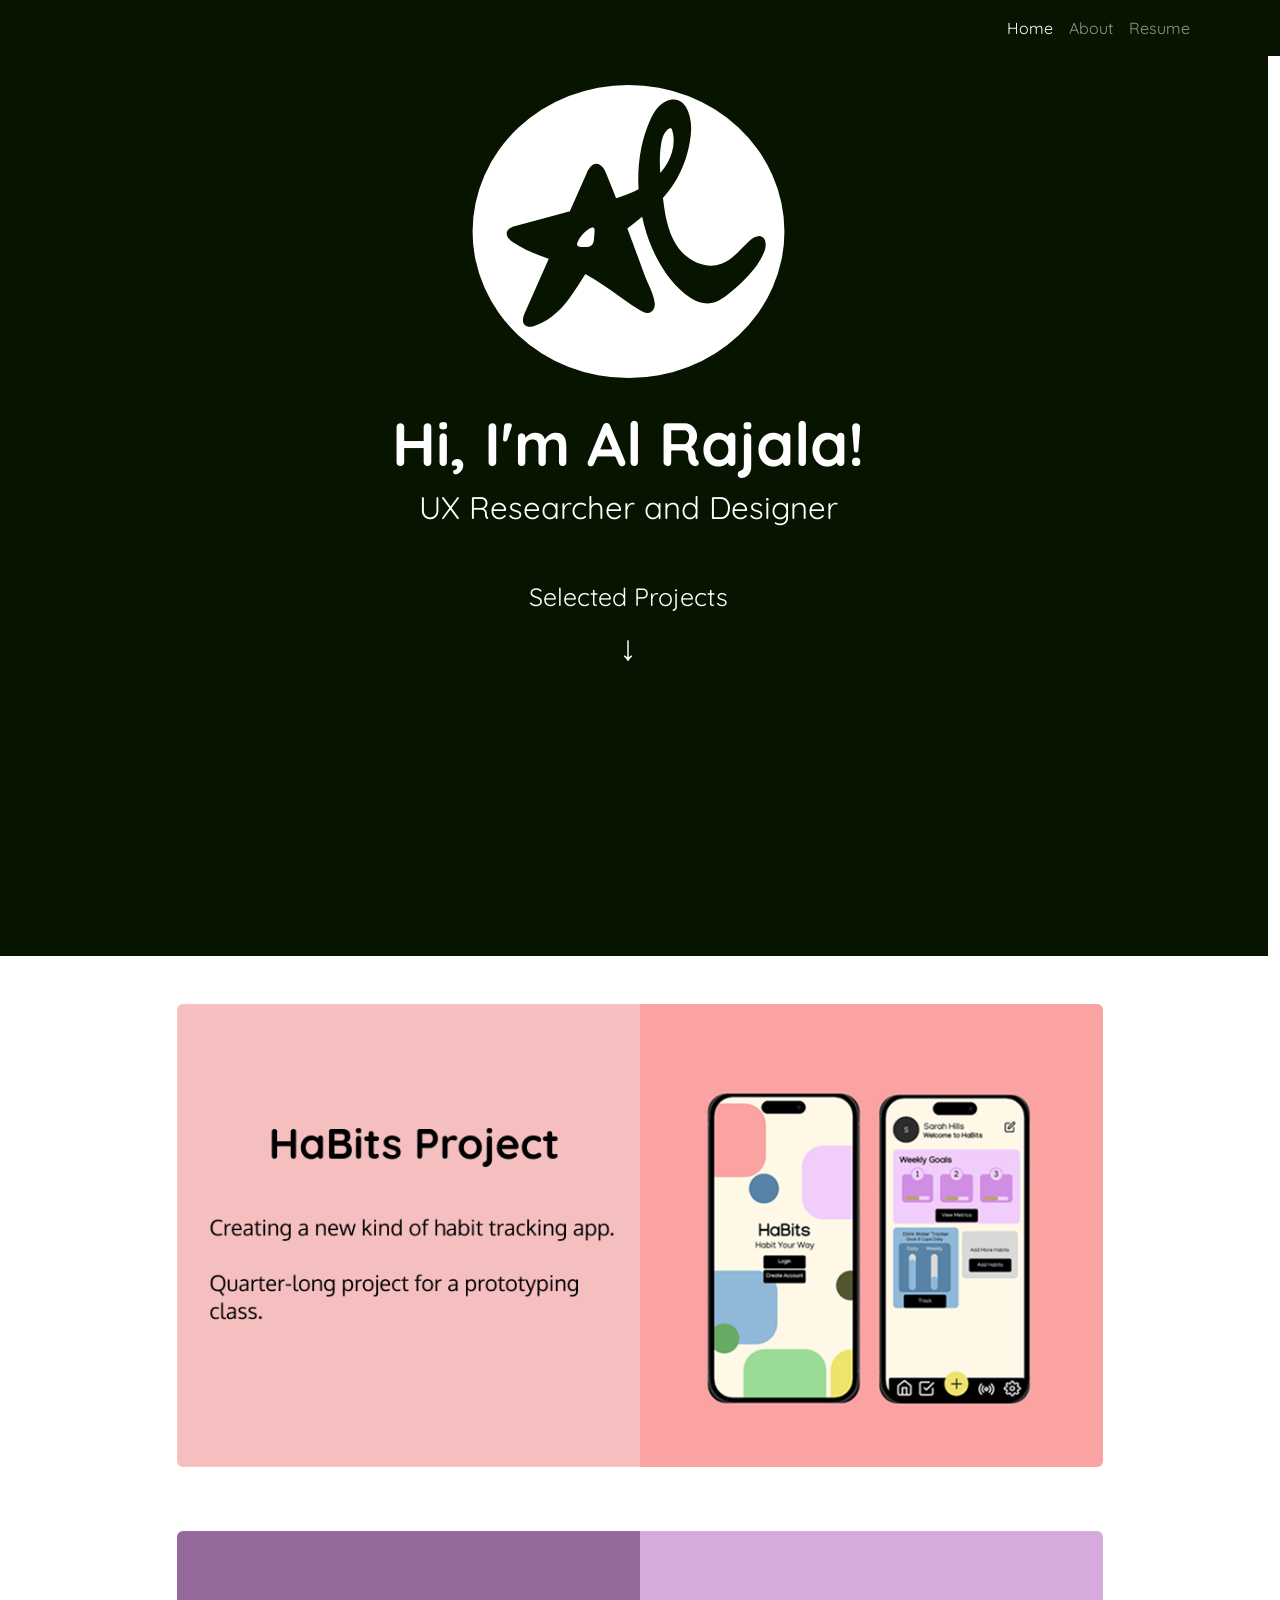
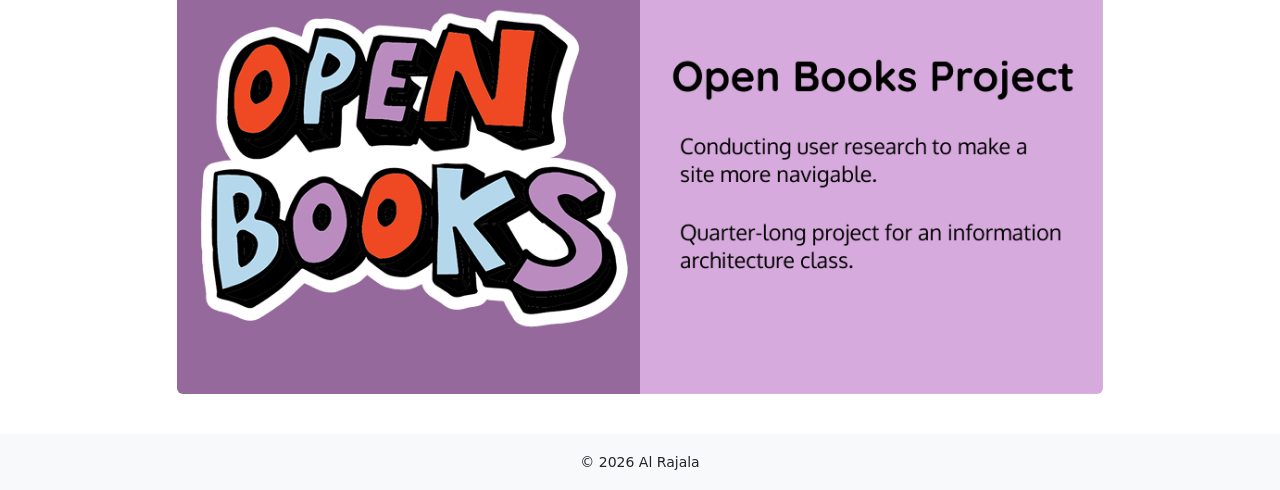
<file: index.html>
<!DOCTYPE html>
<html lang="en">
<head>
  <meta charset="UTF-8">
  <meta name="viewport" content="width=device-width, initial-scale=1">
  <title>Home | My Portfolio</title>
  <link href="https://cdn.jsdelivr.net/npm/bootstrap@5.3.3/dist/css/bootstrap.min.css" rel="stylesheet">
  <link href="css/style.css" rel="stylesheet">

  <link rel="preconnect" href="https://fonts.googleapis.com">
<link rel="preconnect" href="https://fonts.gstatic.com" crossorigin>
<link href="https://fonts.googleapis.com/css2?family=Oxygen:wght@300;400;700&family=Quicksand:wght@300..700&display=swap" rel="stylesheet">
</head>
<body>
  <!-- Sticky navigation bar -->
  <nav class="navbar navbar-expand-md navbar-dark sticky-top">
    <div class="container">
      
      <button class="navbar-toggler" type="button" data-bs-toggle="collapse" data-bs-target="#mainNav"
              aria-controls="mainNav" aria-expanded="false" aria-label="Toggle navigation">
        <span class="navbar-toggler-icon"></span>
      </button>
      <div class="collapse navbar-collapse" id="mainNav">
        <ul class="navbar-nav ms-auto">
          <li class="nav-item"><a class="nav-link active" href="index.html" aria-current="page">Home</a></li>
          <li class="nav-item"><a class="nav-link" href="about.html">About</a></li>
          <li class="nav-item"><a class="nav-link" target="_blank" href="Rajala Web Design Resume Oct 2026.pdf">Resume</a></li>
        </ul>
      </div>
    </div>
  </nav>

 <!-- Row 1 -->
    <div class="row w-100 vh-100" style="padding:0 !important; background-color: #071500; color: white;">
      <div class="col-12">
        <center>
       <img src="images/logo.svg" style="width: 375px;">
       <h1>Hi, I'm Al Rajala!</h1>
       <h4>UX Researcher and Designer</h4>
       <br><br>
       <h5>Selected Projects</h5>
        <p style="font-size: 35px">&#8595;</p>
        </center>
      </div>
    </div>

  <main class="container">
   
   

    <!-- Row 2: image, 12 cols below large, 10 cols at large+ ; links to project page -->
    <div class="row mt-5">
      <div class="col-1"></div>
      <div class="col-lg-10">
        <p>
        <a href="habits.html">
          <img src="images/habitstile.png" style="width:1000px;" class="img-fluid rounded" >
        </a></p>
        <br><br>
        <p>
        <a href="openbooks.html">
          <img src="images/openbookstile.png" class="img-fluid rounded" >
        </a></p>
      </div>
      <div class="col-1"></div>
    </div>
  </main>

  <footer class="bg-light text-center py-3 mt-4">
    <small>&copy; 2026 Al Rajala</small>
  </footer>

  <script src="https://cdn.jsdelivr.net/npm/bootstrap@5.3.3/dist/js/bootstrap.bundle.min.js"></script>
</body>
</html>
</file>
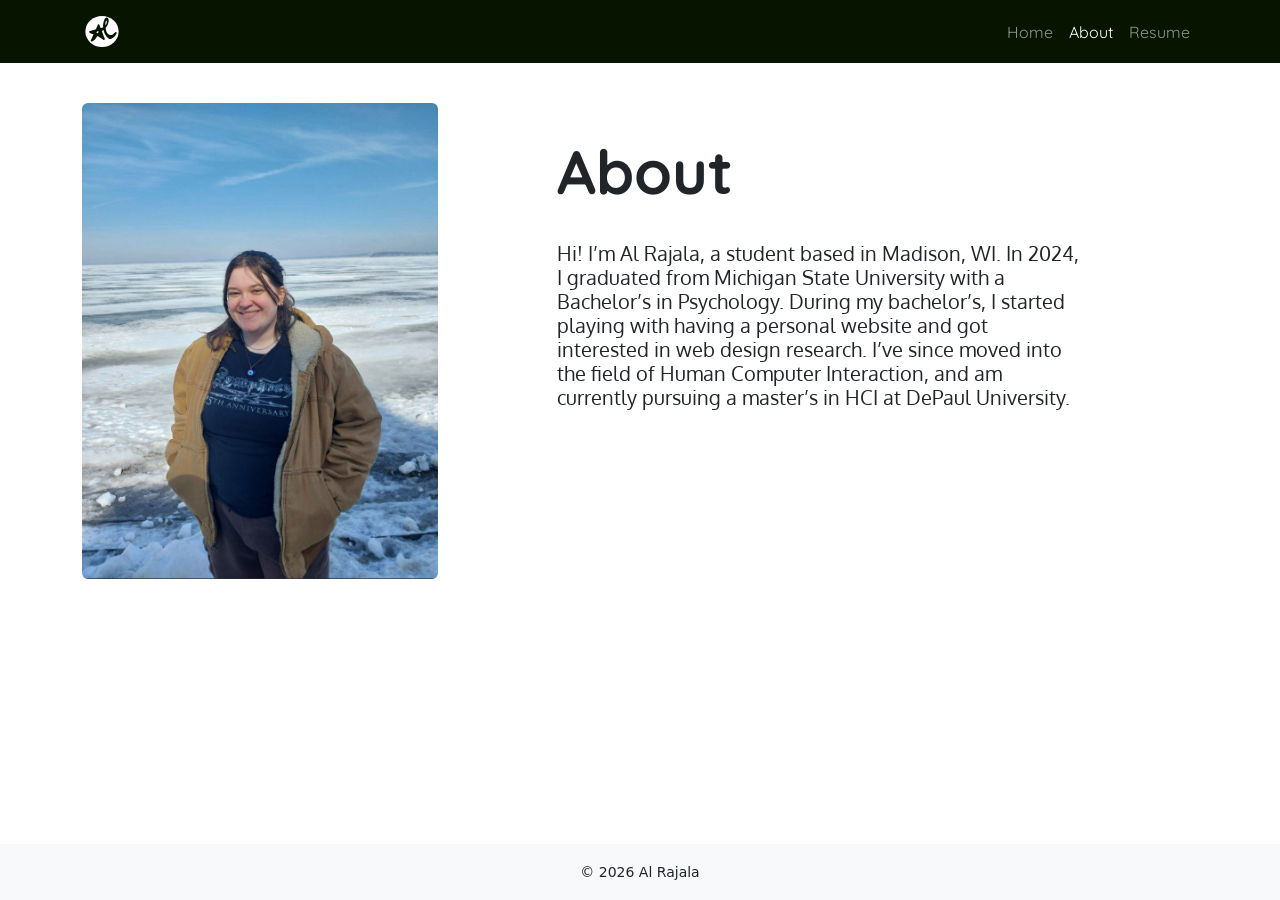
<file: about.html>
<!DOCTYPE html>
<html lang="en">
<head>
  <meta charset="UTF-8">
  <meta name="viewport" content="width=device-width, initial-scale=1">
  <title>About | Rajala Design</title>
  <link href="https://cdn.jsdelivr.net/npm/bootstrap@5.3.3/dist/css/bootstrap.min.css" rel="stylesheet">
  <link href="css/style.css" rel="stylesheet">

<link rel="preconnect" href="https://fonts.googleapis.com">
<link rel="preconnect" href="https://fonts.gstatic.com" crossorigin>
<link href="https://fonts.googleapis.com/css2?family=Oxygen:wght@300;400;700&family=Quicksand:wght@300..700&display=swap" rel="stylesheet">
</head>
<body>
  <!-- Sticky navigation bar -->
  <nav class="navbar navbar-expand-md navbar-dark bg-dark sticky-top">
    <div class="container">
      <a class="navbar-brand" href="index.html">
         <img src="images/logo.svg" style="width:40px;">
      </a>
      <button class="navbar-toggler" type="button" data-bs-toggle="collapse" data-bs-target="#mainNav"
              aria-controls="mainNav" aria-expanded="false" aria-label="Toggle navigation">
        <span class="navbar-toggler-icon"></span>
      </button>
      <div class="collapse navbar-collapse" id="mainNav">
        <ul class="navbar-nav ms-auto">
          <li class="nav-item"><a class="nav-link" href="index.html">Home</a></li>
          <li class="nav-item"><a class="nav-link active" href="about.html" aria-current="page">About</a></li>
          <li class="nav-item"><a class="nav-link" target="_blank" href="Rajala Web Design Resume Oct 2026.pdf">Resume</a></li>
        </ul>
      </div>
    </div>
  </nav>

  <main class="container py-4">
    <div class="row">
      <!-- Image: 4 cols at medium+, 12 cols at small and below -->
      <div class="col-12 col-md-4 mt-3 mb-3">
        <img src="images/about(1).jpg" class="img-fluid rounded" alt="Profile photo placeholder">
      </div>
      <div class="col-12 col-md-1"></div>

      <!-- Text: 8 cols at medium+, 12 cols at small and below -->
      <div class="col-12 col-md-6 mt-5">
        <h1>About</h1>
        <br>
        <h6 style="max-width:525px;">Hi! I’m Al Rajala, a student based in Madison, WI. In 2024, I graduated from Michigan State University with a Bachelor’s in Psychology. During my bachelor’s, I started playing with having a personal website and got interested in web design research. I’ve since moved into the field of Human Computer Interaction, and am currently pursuing a master’s in HCI at DePaul University.</h6>
      </div>
    </div>
  </main>

  <footer class="bg-light text-center py-3 mt-4">
    <small>&copy; 2026 Al Rajala</small>
  </footer>

  <script src="https://cdn.jsdelivr.net/npm/bootstrap@5.3.3/dist/js/bootstrap.bundle.min.js"></script>
</body>
</html>
</file>
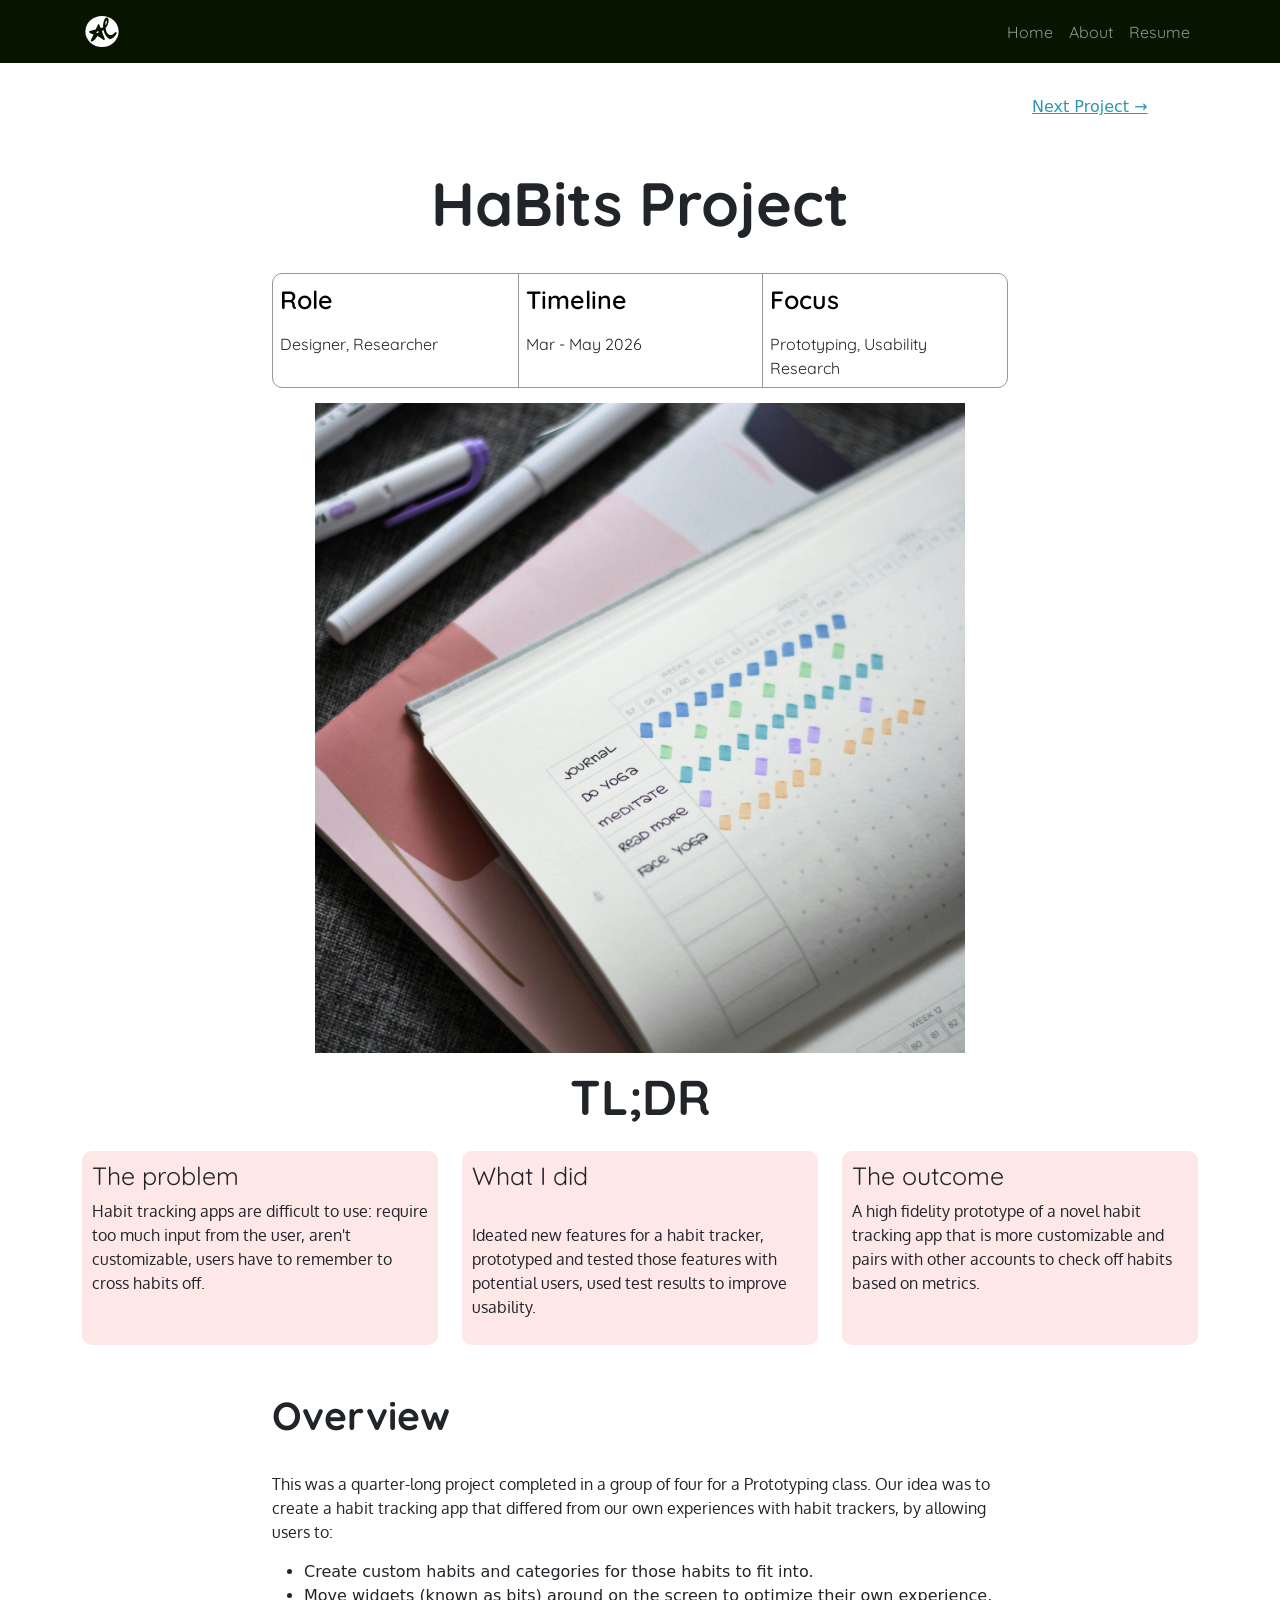
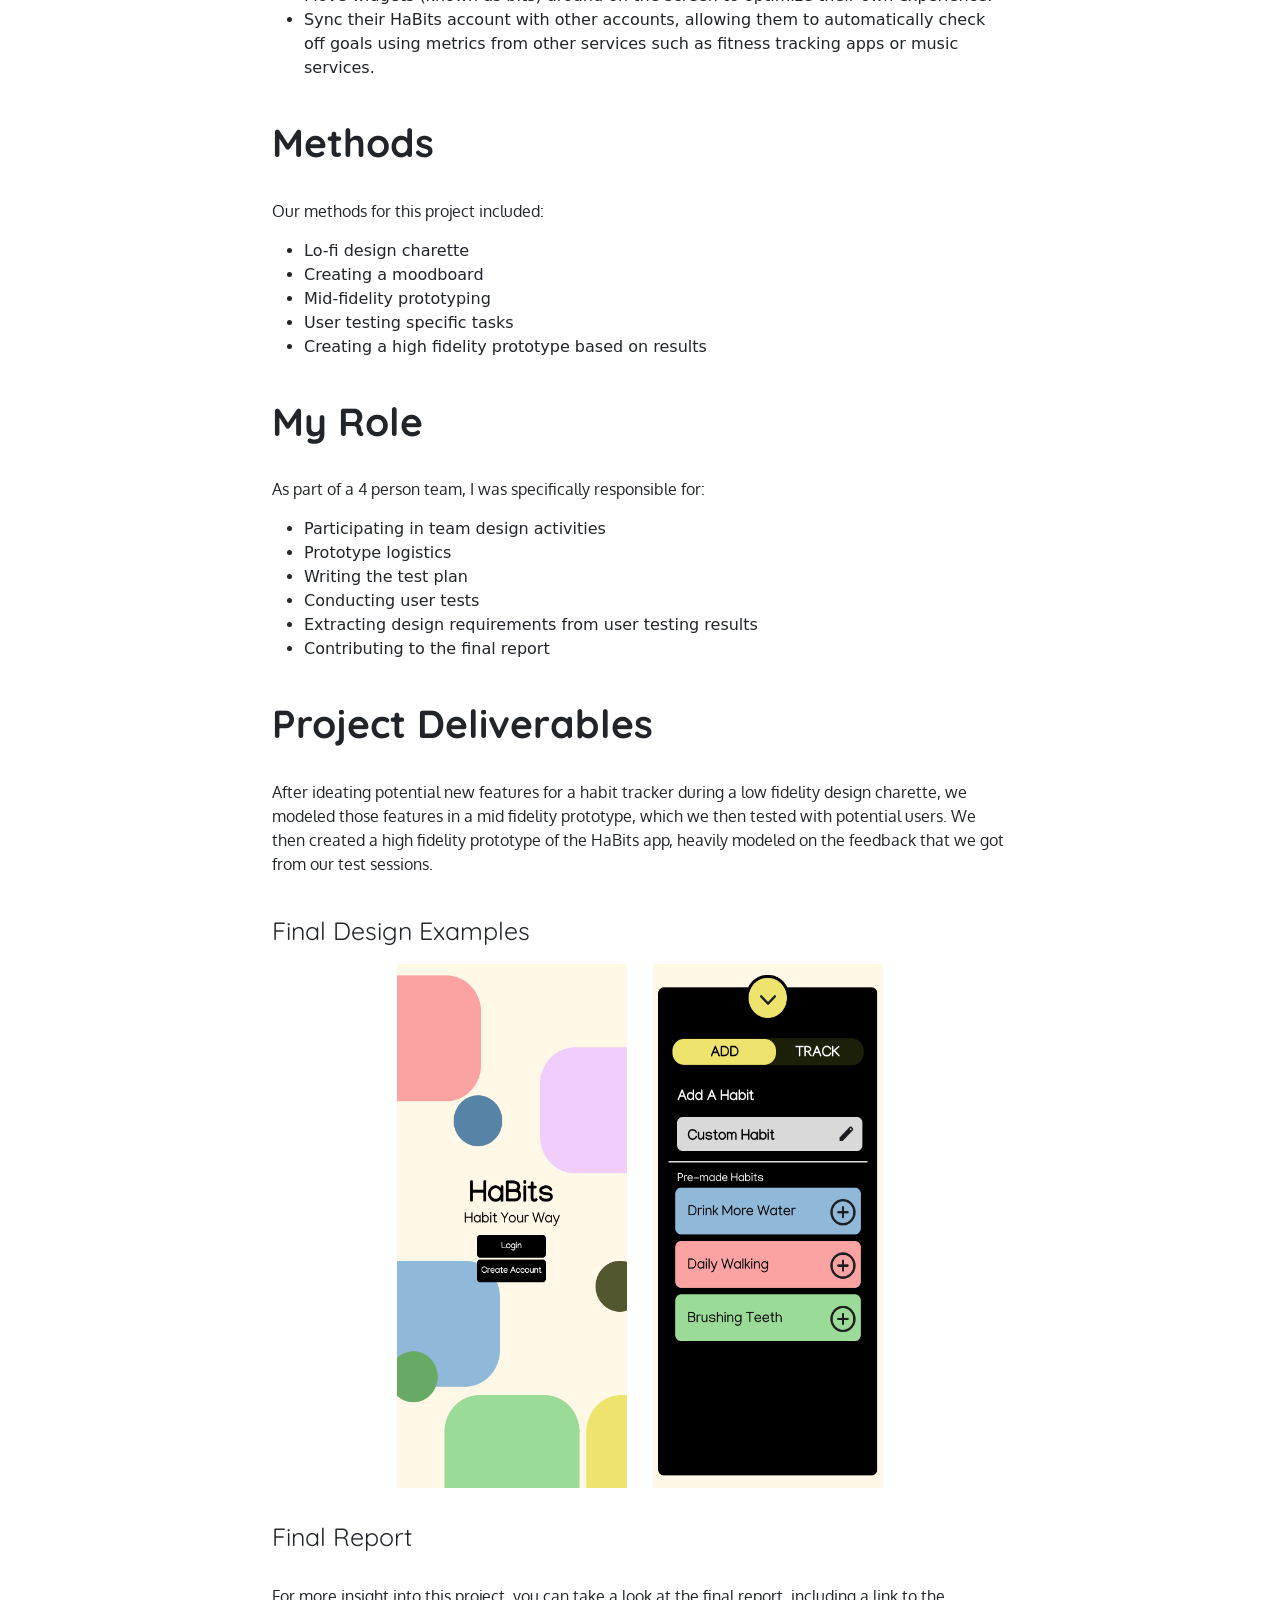
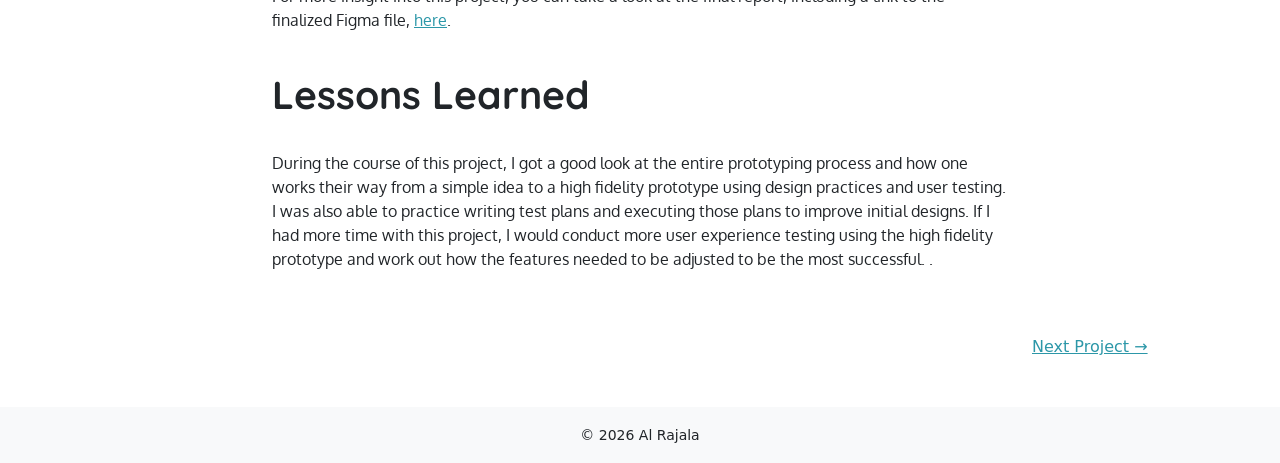
<file: habits.html>
<!DOCTYPE html>
<html lang="en">
<head>
  <meta charset="UTF-8">
  <meta name="viewport" content="width=device-width, initial-scale=1">
  <title>HaBits | Rajala Design</title>
  <link href="https://cdn.jsdelivr.net/npm/bootstrap@5.3.3/dist/css/bootstrap.min.css" rel="stylesheet">
  <link href="css/style.css" rel="stylesheet">


   <link rel="preconnect" href="https://fonts.googleapis.com">
<link rel="preconnect" href="https://fonts.gstatic.com" crossorigin>
<link href="https://fonts.googleapis.com/css2?family=Oxygen:wght@300;400;700&family=Quicksand:wght@300..700&display=swap" rel="stylesheet">
</head>
<body>
  <!-- Sticky navigation bar -->
  <nav class="navbar navbar-expand-md navbar-dark bg-dark sticky-top">
    <div class="container">
      <a class="navbar-brand" href="index.html">
         <img src="images/logo.svg" style="width:40px;">
      </a>
      <button class="navbar-toggler" type="button" data-bs-toggle="collapse" data-bs-target="#mainNav"
              aria-controls="mainNav" aria-expanded="false" aria-label="Toggle navigation">
        <span class="navbar-toggler-icon"></span>
      </button>
      <div class="collapse navbar-collapse" id="mainNav">
        <ul class="navbar-nav ms-auto">
          <li class="nav-item"><a class="nav-link" href="index.html">Home</a></li>
          <li class="nav-item"><a class="nav-link" href="about.html">About</a></li>
          <li class="nav-item"><a class="nav-link" href="Rajala Web Design Resume Oct 2026.pdf">Resume</a></li>
        </ul>
      </div>
    </div>
  </nav>


  <main class="container py-4">


      <!--row for next project link-->
      <div class="row mt-2 mb-5">
      <div class="col-10"></div>
      <div class="col-2">
        <a href="openbooks.html">Next Project &rarr;</a>
      </div>
      </div>


      <!--row for title-->
    <div class="row">
      <div class="col-1"></div>
      <div class="col-12 col-md-10">
        <center><h1>HaBits Project</h1></center>
        <br>
      </div>
    </div> <!--closes row-->


      <!--row for overview table and title image-->
        <div class="row">
          <div class="col-md-2"></div>
          <div class="col-md-8">
        <div class="table-scroll">
          <table class="ds-overview-table" aria-label="Project overview">
            <thead><tr><th scope="col">Role</th><th scope="col">Timeline</th><th scope="col">Focus</th></tr></thead>
            <tbody><tr><td>Designer, Researcher</td><td>Mar - May 2026</td><td>Prototyping, Usability Research</td></tr></tbody>
          </table>
        </div>
         <center><img src="images/habitsheader.jpg" style="padding:15px;" class="img-fluid"></center>
        </div>
      <div class="col-md-2"></div>
      </div> <!--closes row-->


   
      <!--row for TLDR Header-->
      <div class="row d-none d-md-flex">
        <div class="col-12">
        <center><h2>TL;DR</h2></center>
      </div>
      </div><!--closes row-->


      <!--row for tl;dr chart-->
      <div class="row d-none d-md-flex mt-3">
        <div class="col-4">
          <section class="ds-tldr" style="background-color: #FEE7E7;">
            <h5>The problem</h5>
          <p>Habit tracking apps are difficult to use: require too much input from the user, aren't customizable, users have to remember to cross habits off. </p>
        </section>
        </div>
        <div class="col-4">
          <section class="ds-tldr" style="background-color: #FEE7E7;">
            <h5>What I did</h5> <br>
            <p> Ideated new features for a habit tracker, prototyped and tested those features with potential users, used test results to improve usability.</p>
          </section>
        </div>
        <div class="col-4">
          <section class="ds-tldr" style="background-color: #FEE7E7;">
            <h5>The outcome</h5>
            <p>A high fidelity prototype of a novel habit tracking app that is more customizable and pairs with other accounts to check off habits based on metrics. </p>
            </section>
        </div>
      </div> <!--closes row-->


      <!--row for majority of content -->
      <div class="row mt-5">
        <div class="col-md-2"></div>
        <div class="col-md-8">
        <h3 id="overview">Overview</h3><br>
        <p>This was a quarter-long project completed in a group of four for a Prototyping class. Our idea was to create a habit tracking app that differed from our own experiences with habit trackers, by allowing users to:</p>
	<ul>
		<li>Create custom habits and categories for those habits to fit into. </li>
		<li>Move widgets (known as bits) around on the screen to optimize their own experience. </li>
		<li>Sync their HaBits account with other accounts, allowing them to automatically check off goals using metrics from other services such as fitness tracking apps or music services. </li>
	</ul>
        <br>
        <h3 id="methods">Methods</h3><br>
        <p> Our methods for this project included: </p>
        <ul>
          <li>Lo-fi design charette</li>
          <li>Creating a moodboard</li>
		      <li> Mid-fidelity prototyping</li>
          <li>User testing specific tasks</li>
		      <li> Creating a high fidelity prototype based on results</li>
        </ul>
        <br>
        <h3 id="role">My Role</h3><br>
        <p> As part of a 4 person team, I was specifically responsible for:</p>
        <ul>
          <li>Participating in team design activities</li>
          <li>Prototype logistics</li>
          <li>Writing the test plan</li>
          <li>Conducting user tests</li>
          <li>Extracting design requirements from user testing results</li>
	        <li>Contributing to the final report </li>
        </ul>
        <br>
        <h3 id="deliverables">Project Deliverables</h3> <br>
        <p>After ideating potential new features for a habit tracker during a low fidelity design charette, we modeled those features in a mid fidelity prototype, which we then tested with potential users. We then created a high fidelity prototype of the HaBits app, heavily modeled on the feedback that we got from our test sessions.</p> <br>
        <h5>Final Design Examples</h5>
        <center>
          <img src="images/hifi1.png" style="width:250px; height:544px; padding: 10px;" class="img-fluid">
          <img src="images/hifi2.png" style="width:250px; height:544px; padding: 10px;" class="img-fluid">
        </center>
        <br>
        <h5>Final Report</h5><br>
        <p>For more insight into this project, you can take a look at the final report, including a link to the finalized Figma file, <a target="_blank" href="HCI 430 - Group 7 Hi-Fi Proposal-1.pdf">here</a>.</p> <br>
        <h3 id="takeaway">Lessons Learned</h3><br>
        <p> During the course of this project, I got a good look at the entire prototyping process and how one works their way from a simple idea to a high fidelity prototype using design practices and user testing. I was also able to practice writing test plans and executing those plans to improve initial designs. If I had more time with this project, I would conduct more user experience testing using the high fidelity prototype and work out how the features needed to be adjusted to be the most successful. .</p>
      </div>
        <div class="col-md-2"></div>
      </div><!--closes row-->


    <!--row for next project link-->
  <div class="row mt-5">
      <div class="col-10"></div>
      <div class="col-2">
        <a href="openbooks.html">Next Project &rarr;</a>
      </div>
      </div> <!--closes row-->
   
  </main>


  <footer class="bg-light text-center py-3 mt-4">
    <small>&copy; 2026 Al Rajala</small>
  </footer>


  <script src="https://cdn.jsdelivr.net/npm/bootstrap@5.3.3/dist/js/bootstrap.bundle.min.js"></script>
</body>
</html>
</file>
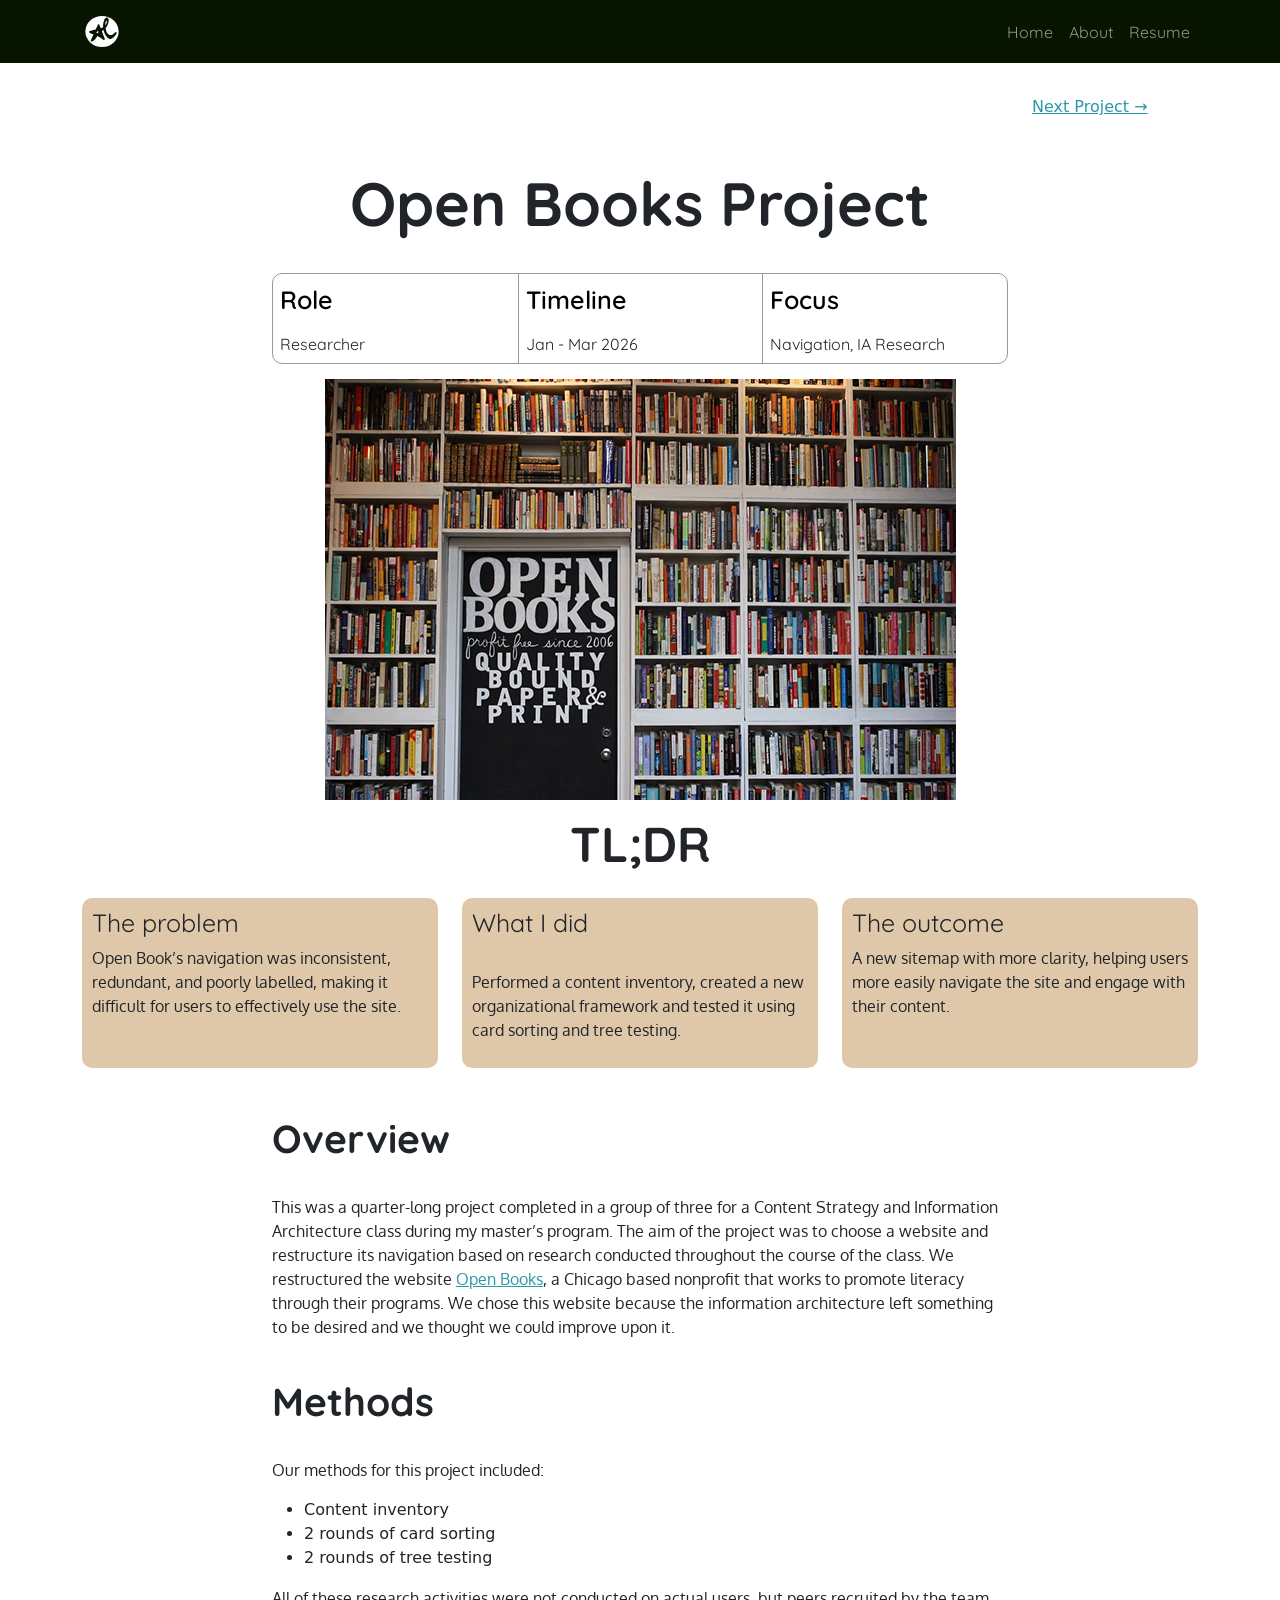
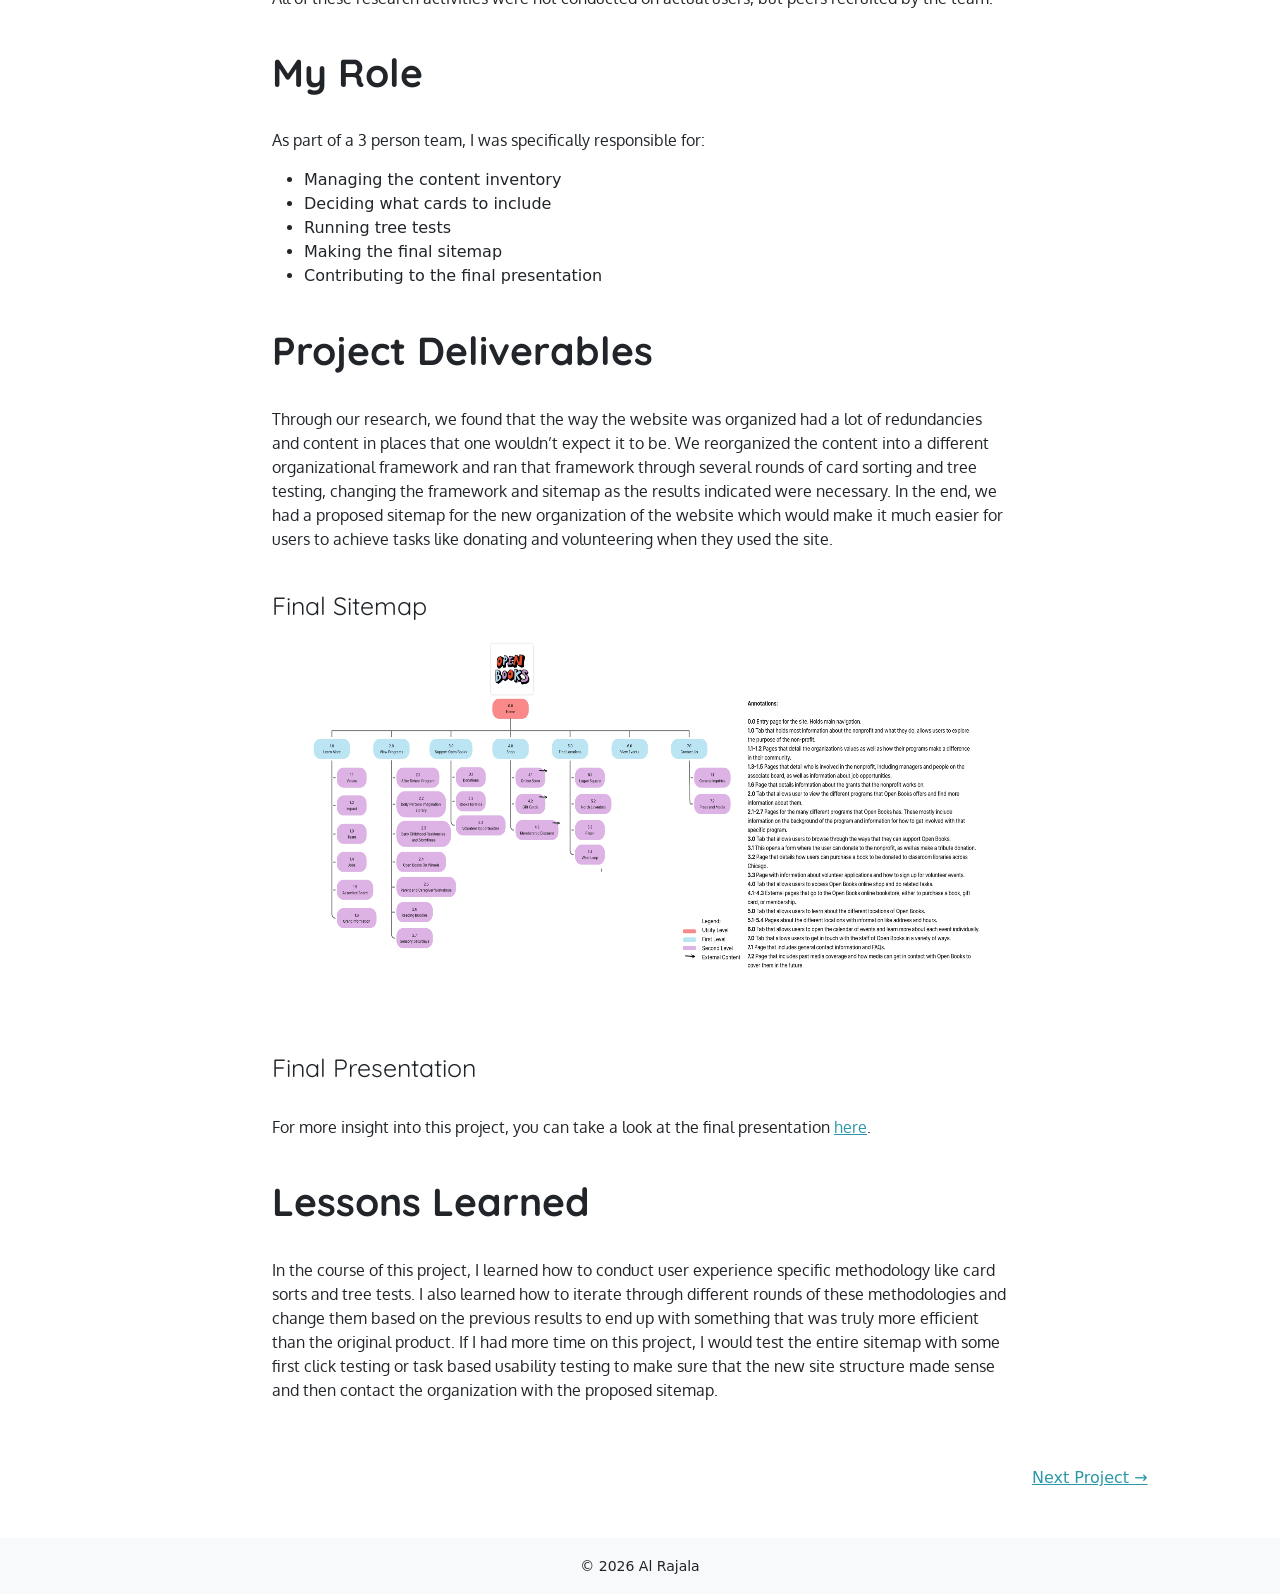
<file: openbooks.html>
<!DOCTYPE html>
<html lang="en">
<head>
  <meta charset="UTF-8">
  <meta name="viewport" content="width=device-width, initial-scale=1">
  <title>Open Books | Rajala Design</title>
  <link href="https://cdn.jsdelivr.net/npm/bootstrap@5.3.3/dist/css/bootstrap.min.css" rel="stylesheet">
  <link href="css/style.css" rel="stylesheet">

   <link rel="preconnect" href="https://fonts.googleapis.com">
<link rel="preconnect" href="https://fonts.gstatic.com" crossorigin>
<link href="https://fonts.googleapis.com/css2?family=Oxygen:wght@300;400;700&family=Quicksand:wght@300..700&display=swap" rel="stylesheet">
</head>
<body>
  <!-- Sticky navigation bar -->
  <nav class="navbar navbar-expand-md navbar-dark bg-dark sticky-top">
    <div class="container">
      <a class="navbar-brand" href="index.html">
         <img src="images/logo.svg" style="width:40px;">
      </a>
      <button class="navbar-toggler" type="button" data-bs-toggle="collapse" data-bs-target="#mainNav"
              aria-controls="mainNav" aria-expanded="false" aria-label="Toggle navigation">
        <span class="navbar-toggler-icon"></span>
      </button>
      <div class="collapse navbar-collapse" id="mainNav">
        <ul class="navbar-nav ms-auto">
          <li class="nav-item"><a class="nav-link" href="index.html">Home</a></li>
          <li class="nav-item"><a class="nav-link" href="about.html">About</a></li>
          <li class="nav-item"><a class="nav-link" href="Rajala Web Design Resume Oct 2026.pdf">Resume</a></li>
        </ul>
      </div>
    </div>
  </nav>

  <main class="container py-4">

      <!--row for next project link-->
      <div class="row mt-2 mb-5">
      <div class="col-10"></div>
      <div class="col-2">
        <a href="habits.html">Next Project &rarr;</a>
      </div>
      </div>

      <!--row for title-->
    <div class="row">
      <div class="col-1"></div>
      <div class="col-12 col-md-10">
        <center><h1>Open Books Project</h1></center>
        <br>
      </div>
    </div> <!--closes row-->

      <!--row for overview table and title image-->
        <div class="row">
          <div class="col-md-2"></div>
          <div class="col-md-8">
        <div class="table-scroll">
          <table class="ds-overview-table" aria-label="Project overview">
            <thead><tr><th scope="col">Role</th><th scope="col">Timeline</th><th scope="col">Focus</th></tr></thead>
            <tbody><tr><td>Researcher</td><td>Jan - Mar 2026</td><td>Navigation, IA Research</td></tr></tbody>
          </table>
        </div>
         <center><img src="images/openbooksheader.png" style="padding:15px;" class="img-fluid"></center>
        </div>
      <div class="col-md-2"></div>
      </div> <!--closes row-->

    
      <!--row for TLDR Header-->
      <div class="row d-none d-md-flex">
        <div class="col-12">
        <center><h2>TL;DR</h2></center>
      </div>
      </div><!--closes row-->

      <!--row for tl;dr chart-->
      <div class="row d-none d-md-flex mt-3">
        <div class="col-4">
          <section class="ds-tldr" style="background-color: #DFC8AA;">
            <h5>The problem</h5>
          <p>Open Book’s navigation was inconsistent, redundant, and poorly labelled, making it difficult for users to effectively use the site. </p>
        </section>
        </div>
        <div class="col-4">
          <section class="ds-tldr" style="background-color: #DFC8AA;">
            <h5>What I did</h5> <br>
            <p>Performed a content inventory, created a new organizational framework and tested it using card sorting and tree testing.  </p>
          </section>
        </div>
        <div class="col-4">
          <section class="ds-tldr" style="background-color: #DFC8AA;">
            <h5>The outcome</h5>
            <p>A new sitemap with more clarity, helping users more easily navigate the site and engage with their content. </p>
            </section>
        </div>
      </div> <!--closes row-->

      <!--row for majority of content -->
      <div class="row mt-5">
        <div class="col-md-2"></div>
        <div class="col-md-8">
        <h3 id="overview">Overview</h3><br>
        <p>This was a quarter-long project completed in a group of three for a Content Strategy and Information Architecture class during my master’s program. The aim of the project was to choose a website and restructure its navigation based on research conducted throughout the course of the class. We restructured the website  <a target="_blank" href="https://open-books.org">Open Books</a>, a Chicago based nonprofit that works to promote literacy through their programs. We chose this website because the information architecture left something to be desired and we thought we could improve upon it.</p>
        <br>
        <h3 id="methods">Methods</h3><br>
        <p>	Our methods for this project included: </p>
        <ul>
          <li>Content inventory</li>
          <li>2 rounds of card sorting</li>
          <li>2 rounds of tree testing</li>
        </ul>
        <p>All of these research activities were not conducted on actual users, but peers recruited by the team.</p>
        <br>
        <h3 id="role">My Role</h3><br>
        <p>	As part of a 3 person team, I was specifically responsible for:</p>
        <ul>
          <li>Managing the content inventory</li>
          <li>Deciding what cards to include</li>
          <li>Running tree tests</li>
          <li>Making the final sitemap</li>
          <li>Contributing to the final presentation</li>
        </ul>
        <br>
        <h3 id="deliverables">Project Deliverables</h3> <br>
        <p>Through our research, we found that the way the website was organized had a lot of redundancies and content in places that one wouldn’t expect it to be. We reorganized the content into a different organizational framework and ran that framework through several rounds of card sorting and tree testing, changing the framework and sitemap as the results indicated were necessary. In the end, we had a proposed sitemap for the new organization of the website which would make it much easier for users to achieve tasks like donating and volunteering when they used the site. </p> <br>
        <h5>Final Sitemap</h5>
        <center>
          <img src="images/sitemap.png" style="width:700px; height: 400px;" class="img-fluid">
        </center>
        <br>
        <h5>Final Presentation</h5><br>
        <p>For more insight into this project, you can take a look at the final presentation <a target="_blank" href="HCI 457 Final Presentation-2.pdf">here</a>.</p> <br>
        <h3 id="takeaway">Lessons Learned</h3><br>
        <p>	In the course of this project, I learned how to conduct user experience specific methodology like card sorts and tree tests. I also learned how to iterate through different rounds of these methodologies and change them based on the previous results to end up with something that was truly more efficient than the original product. If I had more time on this project, I would test the entire sitemap with some first click testing or task based usability testing to make sure that the new site structure made sense and then contact the organization with the proposed sitemap.</p>
      </div>
        <div class="col-md-2"></div>
      </div><!--closes row-->

    <!--row for next project link-->
  <div class="row mt-5">
      <div class="col-10"></div>
      <div class="col-2">
        <a href="habits.html">Next Project &rarr;</a>
      </div>
      </div> <!--closes row-->
    
  </main>

  <footer class="bg-light text-center py-3 mt-4">
    <small>&copy; 2026 Al Rajala</small>
  </footer>

  <script src="https://cdn.jsdelivr.net/npm/bootstrap@5.3.3/dist/js/bootstrap.bundle.min.js"></script>
</body>
</html>
</file>
<file: css/style.css>
/* Custom styles — Bootstrap handles most layout */
body {
  display: flex;
  flex-direction: column;
  min-height: 100vh;
}
main { flex: 1; }
a img:hover { opacity: 0.85; }

.sidebar-sticky{ 
  top: 5rem;
}

h1{
  font-family: "Quicksand", sans-serif;
  font-size: 3.815rem;
  font-weight: 700;
}

h2{
  font-family: "Quicksand", sans-serif;
  font-size: 3.052rem; 
  font-weight: 700;
}

h3{
  font-family: "Quicksand", sans-serif;
  font-size: 2.441rem; 
  font-weight: 700;
  scroll-margin-top: 100px;
}

h4{
 font-family: "Quicksand", sans-serif;
  font-size: 1.953rem;
  font-weight: 400;
}

h5{
  font-family: "Quicksand", sans-serif;
  font-size: 1.563rem;
  font-weight: 400;
}

h6{
  font-family: "Oxygen", sans-serif;
  font-size: 1.25rem; 
  font-weight: 400;
}

p{
  font-family: "Oxygen", sans-serif;
  font-size: 1rem;
}

.sidebar{ 
  font-family: "Oxygen", sans-serif;
  font-size: 1rem;
  text-decoration: none;
  color: black;
}

.sidebar:hover{
  color: lightgray;
}

.nav-item{ 
   font-family: "Quicksand", sans-serif !important;
}

.navbar{ 
    background-color: #071500 !important;
}

a{
  color:#2C97A8;
}

a:hover{
  color:#3BBCD1;
}

.quicksand-specs {
  font-family: "Quicksand", sans-serif;
  font-optical-sizing: auto;
  font-weight: 400;
  font-style: normal;
}

.oxygen-light {
  font-family: "Oxygen", sans-serif;
  font-weight: 300;
  font-style: normal;
}

.oxygen-regular {
  font-family: "Oxygen", sans-serif;
  font-weight: 400;
  font-style: normal;
}

.oxygen-bold {
  font-family: "Oxygen", sans-serif;
  font-weight: 700;
  font-style: normal;
}

/* CSS for overview table */

.ds-overview-table {
  width: 100%;
  border-collapse: separate;
  border-spacing: 0;
  border: 1px solid #999999;
  border-radius: 10px;
  font-variant-numeric: tabular-nums;
}
.ds-overview-table th,
.ds-overview-table td { padding: 7px ; width: 25%; vertical-align: top; }
.ds-overview-table thead th {
  background: transparent;
  color: black;
  font-family: "Quicksand", sans-serif;
  font-size: 1.563rem;
  font-weight: 600;
}
.ds-overview-table tbody td {
  background: transparent;
  font-family: "Quicksand", sans-serif;
}
.ds-overview-table th + th, .ds-overview-table td + td { border-left: 1px solid #999999; }
.table-scroll { overflow-x: auto; }

/* CSS for tldr boxes */

.ds-tldr { 
  display: flex; 
  flex-direction: 
  column; height: 100%;
  background: lightgrey;
  border-radius: 10px;
  padding:10px;
}
</file>
